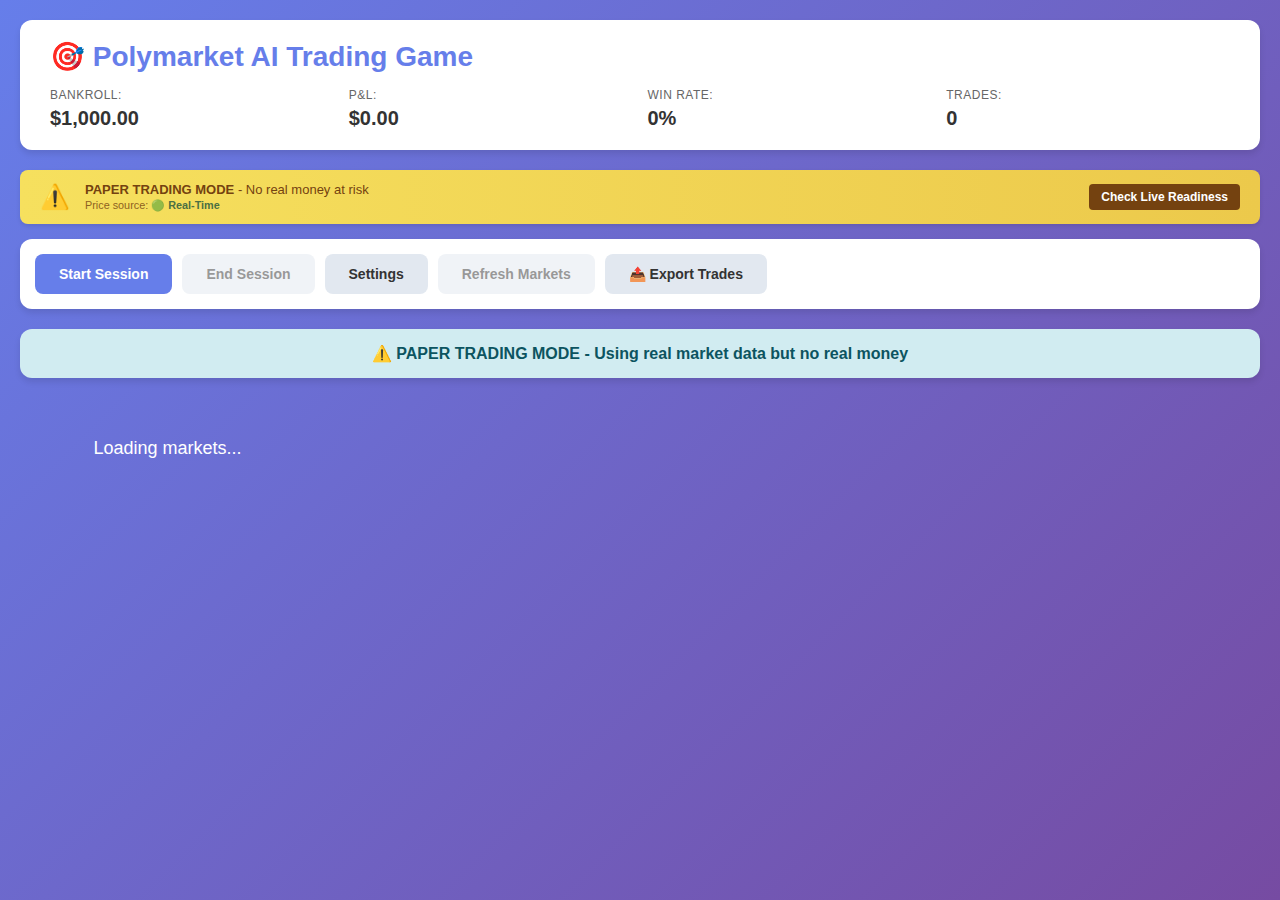
<file: index.html>
<!DOCTYPE html>
<html lang="en">
<head>
    <meta charset="UTF-8">
    <meta name="viewport" content="width=device-width, initial-scale=1.0">
    <title>Polymarket AI Trading Game</title>
    <link rel="stylesheet" href="styles.css">
</head>
<body>
    <div class="container">
        <!-- Header -->
        <header>
            <h1>🎯 Polymarket AI Trading Game</h1>
            <div class="header-stats">
                <div class="stat">
                    <span class="label">Bankroll:</span>
                    <span class="value" id="bankroll">$1,000.00</span>
                </div>
                <div class="stat">
                    <span class="label">P&L:</span>
                    <span class="value" id="total-pnl">$0.00</span>
                </div>
                <div class="stat">
                    <span class="label">Win Rate:</span>
                    <span class="value" id="win-rate">0%</span>
                </div>
                <div class="stat">
                    <span class="label">Trades:</span>
                    <span class="value" id="trade-count">0</span>
                </div>
            </div>
        </header>

        <!-- Settings Panel -->
        <div class="settings-panel" id="settings-panel">
            <h2>⚙️ Settings</h2>
            <div class="settings-group">
                <label for="groq-api-key">Groq API Key:</label>
                <input type="password" id="groq-api-key" placeholder="Enter your Groq API key">
                <button id="save-api-key">Save</button>
            </div>
            <div class="settings-group">
                <label for="ai-threshold">AI Win Threshold (%):</label>
                <input type="number" id="ai-threshold" value="75" min="51" max="99">
            </div>
            <div class="settings-group">
                <label for="timer-duration">Timer Duration (seconds):</label>
                <select id="timer-duration">
                    <option value="10">10s (High Volatility)</option>
                    <option value="15">15s (High Volatility)</option>
                    <option value="20" selected>20s (Standard)</option>
                    <option value="30">30s (Standard)</option>
                </select>
            </div>
            <div class="settings-group">
                <label for="realistic-mode">
                    <input type="checkbox" id="realistic-mode"> 
                    <strong>Realistic Mode</strong> - Include fees (2%), slippage & spread costs
                </label>
                <p class="settings-hint">Enable for accurate profit simulation. Disabled = "fun mode" with easier wins.</p>
            </div>
            <div class="settings-group">
                <label for="ai-bias">
                    <input type="checkbox" id="ai-bias" checked> 
                    <strong>AI Confidence Bias</strong> - High-confidence trades trend upward
                </label>
                <p class="settings-hint">Disable for random market simulation (harder).</p>
            </div>
            <button id="close-settings">Close Settings</button>
        </div>

        <!-- Risk Warning Banner -->
        <div class="risk-warning" id="risk-warning">
            <div class="risk-warning-content">
                <span class="warning-icon">⚠️</span>
                <div class="warning-text">
                    <strong>PAPER TRADING MODE</strong> - No real money at risk
                    <br>
                    <small id="price-source-indicator">Price source: <span id="price-source-label">Checking...</span></small>
                </div>
                <button id="check-live-readiness" class="btn-small">Check Live Readiness</button>
            </div>
        </div>

        <!-- Live Readiness Modal -->
        <div class="modal" id="readiness-modal">
            <div class="modal-content">
                <h2>📊 Live Trading Readiness Check</h2>
                <div id="readiness-results"></div>
                <button id="close-readiness-modal" class="btn-secondary">Close</button>
            </div>
        </div>

        <!-- Controls -->
        <div class="controls">
            <button id="start-session" class="btn-primary">Start Session</button>
            <button id="end-session" class="btn-secondary" disabled>End Session</button>
            <button id="show-settings" class="btn-secondary">Settings</button>
            <button id="refresh-markets" class="btn-secondary" disabled>Refresh Markets</button>
            <button id="export-trades" class="btn-secondary">📤 Export Trades</button>
        </div>

        <!-- Status Message -->
        <div class="status-message" id="status-message"></div>

        <!-- Market Grid -->
        <div class="market-grid" id="market-grid">
            <div class="loading">Loading markets...</div>
        </div>

        <!-- Active Trade Panel -->
        <div class="active-trade-panel" id="active-trade-panel">
            <div class="trade-header">
                <h3 id="trade-question">Market Question</h3>
                <button id="close-trade" class="close-btn">✕</button>
            </div>
            <div class="trade-info">
                <div class="info-row">
                    <span class="label">Entry Price:</span>
                    <span class="value" id="entry-price">$0.00</span>
                </div>
                <div class="info-row">
                    <span class="label">Current Price:</span>
                    <span class="value" id="current-price">$0.00</span>
                </div>
                <div class="info-row">
                    <span class="label">Position Size:</span>
                    <span class="value" id="position-size">0 shares</span>
                </div>
                <div class="info-row">
                    <span class="label">Momentum:</span>
                    <span class="value" id="momentum-indicator">⏸️ Neutral</span>
                </div>
            </div>
            <div class="pnl-display" id="pnl-display">$0.00</div>
            <div class="trade-targets" id="trade-targets">
                <span class="target-label">🎯 TP: <span id="take-profit-target">+$0</span></span>
                <span class="target-label">⛔ SL: <span id="stop-loss-target">-$0</span></span>
            </div>
            <div class="timer-display" id="timer-display">20s</div>
            <div class="trade-controls">
                <button id="start-trade" class="btn-start">Start Trade <span class="shortcut-hint">Enter</span></button>
                <button id="sell-now" class="btn-sell">Sell Now <span class="shortcut-hint">Space</span></button>
            </div>
        </div>

        <!-- Session Report -->
        <div class="session-report" id="session-report">
            <h2>📊 Session Report</h2>
            <div class="report-stats">
                <div class="report-stat">
                    <span class="label">Total P&L:</span>
                    <span class="value" id="report-pnl">$0.00</span>
                </div>
                <div class="report-stat">
                    <span class="label">Win Rate:</span>
                    <span class="value" id="report-win-rate">0%</span>
                </div>
                <div class="report-stat">
                    <span class="label">Total Trades:</span>
                    <span class="value" id="report-trades">0</span>
                </div>
                <div class="report-stat">
                    <span class="label">Best Trade:</span>
                    <span class="value" id="report-best">$0.00</span>
                </div>
                <div class="report-stat">
                    <span class="label">Worst Trade:</span>
                    <span class="value" id="report-worst">$0.00</span>
                </div>
            </div>
            <div class="trade-history">
                <h3>Trade History</h3>
                <div id="trade-history-list"></div>
            </div>
            <button id="new-session" class="btn-primary">Start New Session</button>
        </div>
    </div>

    <script src="config.js"></script>
    <script src="api.js"></script>
    <script src="save-logs.js"></script>
    <script src="game.js"></script>
</body>
</html>
</file>
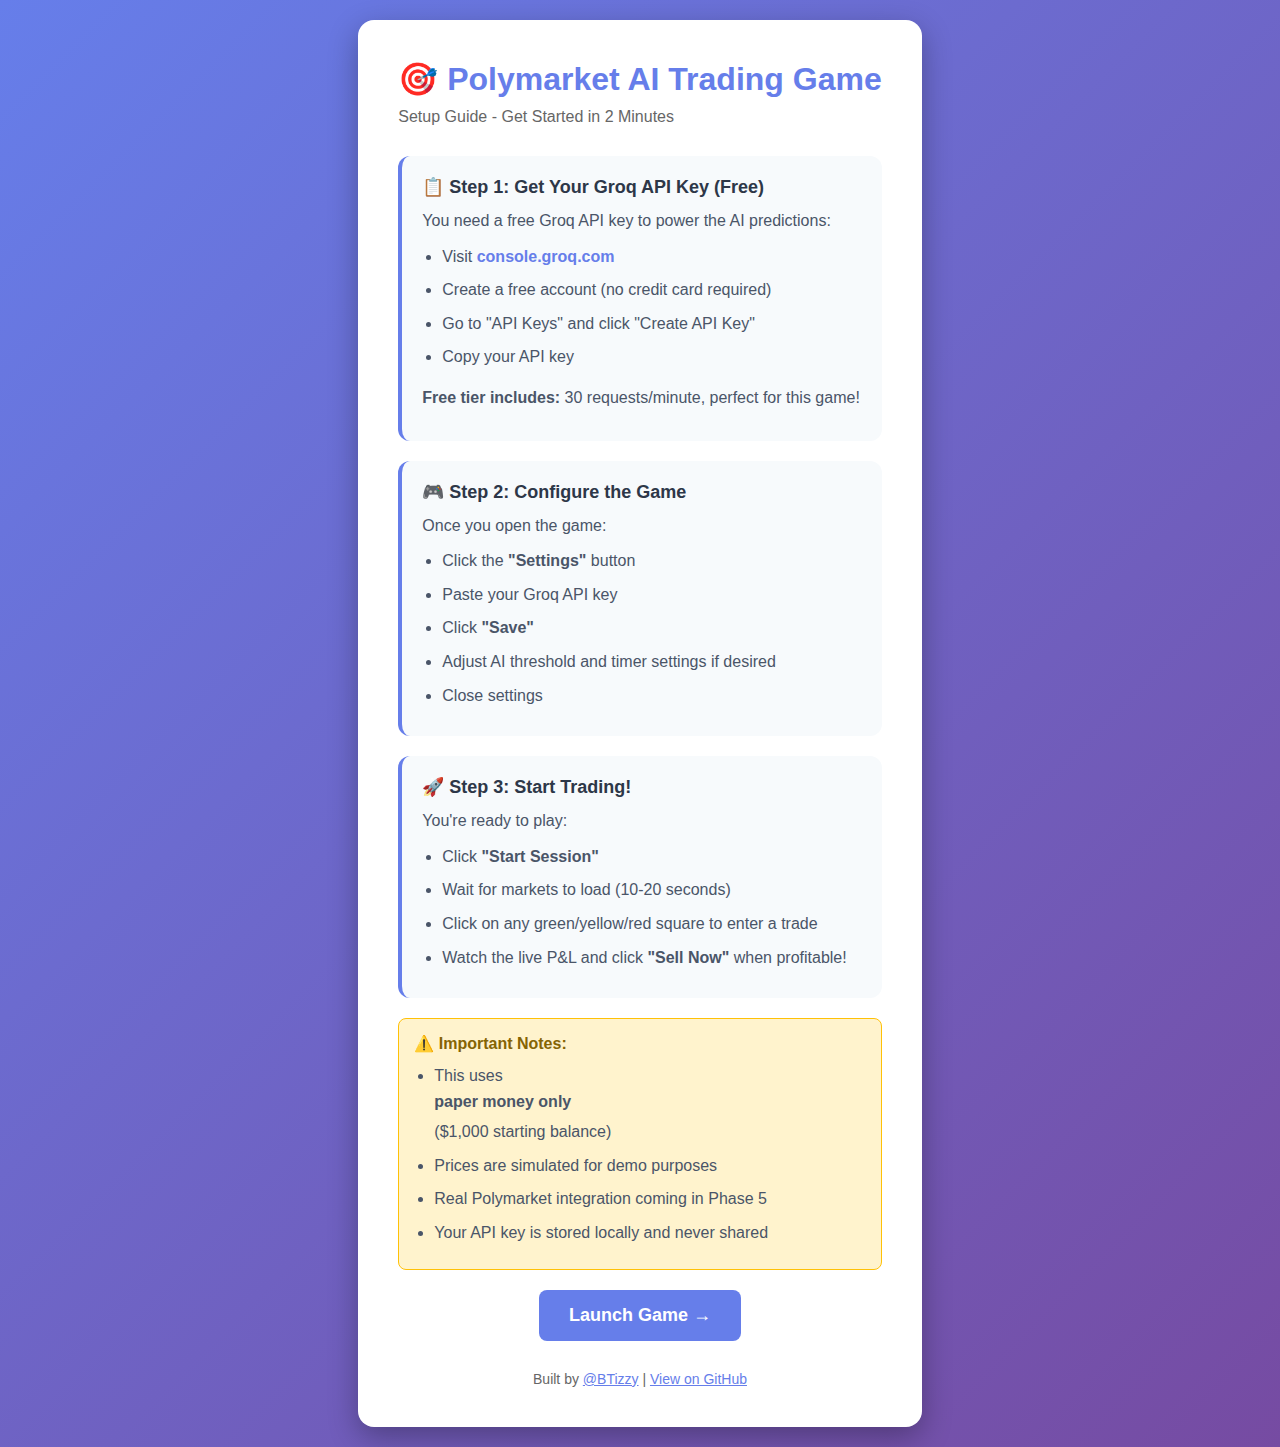
<file: setup.html>
<!DOCTYPE html>
<html lang="en">
<head>
    <meta charset="UTF-8">
    <meta name="viewport" content="width=device-width, initial-scale=1.0">
    <meta name="description" content="AI-powered Polymarket trading game with real-time price updates and paper trading">
    <title>Polymarket AI Trading Game - Get Started</title>
    <style>
        * {
            margin: 0;
            padding: 0;
            box-sizing: border-box;
        }

        body {
            font-family: -apple-system, BlinkMacSystemFont, 'Segoe UI', Roboto, sans-serif;
            background: linear-gradient(135deg, #667eea 0%, #764ba2 100%);
            min-height: 100vh;
            display: flex;
            align-items: center;
            justify-content: center;
            padding: 20px;
        }

        .setup-container {
            background: white;
            border-radius: 16px;
            padding: 40px;
            max-width: 600px;
            box-shadow: 0 10px 30px rgba(0, 0, 0, 0.3);
        }

        h1 {
            color: #667eea;
            margin-bottom: 10px;
            font-size: 32px;
        }

        .subtitle {
            color: #666;
            margin-bottom: 30px;
            font-size: 16px;
        }

        .step {
            background: #f7fafc;
            border-radius: 12px;
            padding: 20px;
            margin-bottom: 20px;
            border-left: 4px solid #667eea;
        }

        .step h3 {
            color: #2d3748;
            margin-bottom: 10px;
            font-size: 18px;
        }

        .step p {
            color: #4a5568;
            line-height: 1.6;
            margin-bottom: 10px;
        }

        .step code {
            background: #e2e8f0;
            padding: 2px 6px;
            border-radius: 4px;
            font-family: 'Courier New', monospace;
            font-size: 14px;
        }

        .step a {
            color: #667eea;
            text-decoration: none;
            font-weight: 600;
        }

        .step a:hover {
            text-decoration: underline;
        }

        .cta-button {
            display: inline-block;
            background: #667eea;
            color: white;
            padding: 15px 30px;
            border-radius: 8px;
            text-decoration: none;
            font-weight: 600;
            font-size: 18px;
            margin-top: 20px;
            transition: all 0.3s;
        }

        .cta-button:hover {
            background: #5568d3;
            transform: translateY(-2px);
            box-shadow: 0 4px 12px rgba(102, 126, 234, 0.4);
        }

        .note {
            background: #fff3cd;
            border: 1px solid #ffc107;
            border-radius: 8px;
            padding: 15px;
            margin-top: 20px;
            color: #856404;
        }

        .note strong {
            display: block;
            margin-bottom: 5px;
        }

        ul {
            margin-left: 20px;
            margin-top: 10px;
        }

        li {
            margin-bottom: 8px;
            color: #4a5568;
            line-height: 1.6;
        }
    </style>
</head>
<body>
    <div class="setup-container">
        <h1>🎯 Polymarket AI Trading Game</h1>
        <p class="subtitle">Setup Guide - Get Started in 2 Minutes</p>

        <div class="step">
            <h3>📋 Step 1: Get Your Groq API Key (Free)</h3>
            <p>You need a free Groq API key to power the AI predictions:</p>
            <ul>
                <li>Visit <a href="https://console.groq.com" target="_blank">console.groq.com</a></li>
                <li>Create a free account (no credit card required)</li>
                <li>Go to "API Keys" and click "Create API Key"</li>
                <li>Copy your API key</li>
            </ul>
            <p style="margin-top: 15px;"><strong>Free tier includes:</strong> 30 requests/minute, perfect for this game!</p>
        </div>

        <div class="step">
            <h3>🎮 Step 2: Configure the Game</h3>
            <p>Once you open the game:</p>
            <ul>
                <li>Click the <strong>"Settings"</strong> button</li>
                <li>Paste your Groq API key</li>
                <li>Click <strong>"Save"</strong></li>
                <li>Adjust AI threshold and timer settings if desired</li>
                <li>Close settings</li>
            </ul>
        </div>

        <div class="step">
            <h3>🚀 Step 3: Start Trading!</h3>
            <p>You're ready to play:</p>
            <ul>
                <li>Click <strong>"Start Session"</strong></li>
                <li>Wait for markets to load (10-20 seconds)</li>
                <li>Click on any green/yellow/red square to enter a trade</li>
                <li>Watch the live P&L and click <strong>"Sell Now"</strong> when profitable!</li>
            </ul>
        </div>

        <div class="note">
            <strong>⚠️ Important Notes:</strong>
            <ul>
                <li>This uses <strong>paper money only</strong> ($1,000 starting balance)</li>
                <li>Prices are simulated for demo purposes</li>
                <li>Real Polymarket integration coming in Phase 5</li>
                <li>Your API key is stored locally and never shared</li>
            </ul>
        </div>

        <div style="text-align: center;">
            <a href="index.html" class="cta-button">Launch Game →</a>
        </div>

        <div style="margin-top: 30px; text-align: center; color: #666; font-size: 14px;">
            <p>Built by <a href="https://github.com/BTizzy" style="color: #667eea;">@BTizzy</a> | 
            <a href="https://github.com/BTizzy/polymarket-ai-trader" style="color: #667eea;">View on GitHub</a></p>
        </div>
    </div>
</body>
</html>
</file>
<file: styles.css>
* {
    margin: 0;
    padding: 0;
    box-sizing: border-box;
}

body {
    font-family: -apple-system, BlinkMacSystemFont, 'Segoe UI', Roboto, Oxygen, Ubuntu, Cantarell, sans-serif;
    background: linear-gradient(135deg, #667eea 0%, #764ba2 100%);
    min-height: 100vh;
    padding: 20px;
    color: #333;
}

.container {
    max-width: 1400px;
    margin: 0 auto;
}

/* Header */
header {
    background: white;
    border-radius: 12px;
    padding: 20px 30px;
    margin-bottom: 20px;
    box-shadow: 0 4px 6px rgba(0, 0, 0, 0.1);
}

header h1 {
    font-size: 28px;
    margin-bottom: 15px;
    color: #667eea;
}

.header-stats {
    display: grid;
    grid-template-columns: repeat(auto-fit, minmax(150px, 1fr));
    gap: 15px;
}

.stat {
    display: flex;
    flex-direction: column;
    gap: 5px;
}

.stat .label {
    font-size: 12px;
    color: #666;
    text-transform: uppercase;
    letter-spacing: 0.5px;
}

.stat .value {
    font-size: 20px;
    font-weight: bold;
    color: #333;
}

/* Controls */
.controls {
    background: white;
    border-radius: 12px;
    padding: 15px;
    margin-bottom: 20px;
    display: flex;
    gap: 10px;
    flex-wrap: wrap;
    box-shadow: 0 4px 6px rgba(0, 0, 0, 0.1);
}

button {
    padding: 12px 24px;
    border: none;
    border-radius: 8px;
    font-size: 14px;
    font-weight: 600;
    cursor: pointer;
    transition: all 0.3s;
}

.btn-primary {
    background: #667eea;
    color: white;
}

.btn-primary:hover {
    background: #5568d3;
    transform: translateY(-2px);
    box-shadow: 0 4px 8px rgba(102, 126, 234, 0.4);
}

.btn-secondary {
    background: #e2e8f0;
    color: #333;
}

.btn-secondary:hover {
    background: #cbd5e0;
}

button:disabled {
    opacity: 0.5;
    cursor: not-allowed;
}

button:disabled:hover {
    transform: none;
    box-shadow: none;
}

/* Settings Panel */
.settings-panel {
    display: none;
    background: white;
    border-radius: 12px;
    padding: 25px;
    margin-bottom: 20px;
    box-shadow: 0 4px 6px rgba(0, 0, 0, 0.1);
}

.settings-panel.active {
    display: block;
}

.settings-panel h2 {
    margin-bottom: 20px;
    color: #667eea;
}

.settings-group {
    margin-bottom: 20px;
}

.settings-group label {
    display: block;
    margin-bottom: 8px;
    font-weight: 600;
    color: #555;
}

.settings-group input,
.settings-group select {
    width: 100%;
    padding: 10px;
    border: 2px solid #e2e8f0;
    border-radius: 6px;
    font-size: 14px;
}

.settings-group input:focus,
.settings-group select:focus {
    outline: none;
    border-color: #667eea;
}

.settings-group input[type="checkbox"] {
    width: auto;
    margin-right: 8px;
    transform: scale(1.2);
}

.settings-hint {
    font-size: 12px;
    color: #718096;
    margin-top: 4px;
    font-style: italic;
}

.settings-group button {
    margin-top: 10px;
}

/* Risk Warning Banner */
.risk-warning {
    background: linear-gradient(90deg, #f6e05e 0%, #ecc94b 100%);
    color: #744210;
    padding: 12px 20px;
    border-radius: 8px;
    margin-bottom: 15px;
    box-shadow: 0 2px 4px rgba(0, 0, 0, 0.1);
}

.risk-warning-content {
    display: flex;
    align-items: center;
    justify-content: space-between;
    gap: 15px;
}

.warning-icon {
    font-size: 24px;
}

.warning-text {
    flex: 1;
    font-size: 13px;
}

.warning-text small {
    opacity: 0.8;
}

#price-source-label {
    font-weight: 600;
}

#price-source-label.real {
    color: #22543d;
}

#price-source-label.simulated {
    color: #d69e2e;
}

#price-source-label.blocked {
    color: #c53030;
    font-weight: 700;
    animation: pulse 1s infinite;
}

@keyframes pulse {
    0%, 100% { opacity: 1; }
    50% { opacity: 0.5; }
}

.btn-small {
    padding: 6px 12px;
    font-size: 12px;
    background: #744210;
    color: white;
    border: none;
    border-radius: 4px;
    cursor: pointer;
}

.btn-small:hover {
    background: #5c3610;
}

/* Modal */
.modal {
    display: none;
    position: fixed;
    top: 0;
    left: 0;
    right: 0;
    bottom: 0;
    background: rgba(0, 0, 0, 0.5);
    z-index: 2000;
    align-items: center;
    justify-content: center;
}

.modal.active {
    display: flex;
}

.modal-content {
    background: white;
    padding: 30px;
    border-radius: 12px;
    max-width: 500px;
    width: 90%;
    max-height: 80vh;
    overflow-y: auto;
}

.modal-content h2 {
    margin-bottom: 20px;
    color: #667eea;
}

.readiness-check {
    display: flex;
    justify-content: space-between;
    padding: 10px 0;
    border-bottom: 1px solid #e2e8f0;
}

.readiness-check:last-child {
    border-bottom: none;
}

.readiness-check .check-name {
    font-weight: 500;
}

.readiness-check .check-status {
    font-weight: 600;
}

.readiness-check .check-status.passed {
    color: #48bb78;
}

.readiness-check .check-status.failed {
    color: #f56565;
}

.readiness-summary {
    margin-top: 20px;
    padding: 15px;
    border-radius: 8px;
    text-align: center;
    font-weight: 600;
}

.readiness-summary.ready {
    background: #c6f6d5;
    color: #22543d;
}

.readiness-summary.not-ready {
    background: #fed7d7;
    color: #742a2a;
}

/* Status Message */
.status-message {
    background: white;
    border-radius: 12px;
    padding: 15px;
    margin-bottom: 20px;
    text-align: center;
    font-weight: 600;
    display: none;
    box-shadow: 0 4px 6px rgba(0, 0, 0, 0.1);
}

.status-message.success {
    display: block;
    background: #d4edda;
    color: #155724;
}

.status-message.error {
    display: block;
    background: #f8d7da;
    color: #721c24;
}

.status-message.info {
    display: block;
    background: #d1ecf1;
    color: #0c5460;
}

/* Market Grid */
.market-grid {
    display: grid;
    grid-template-columns: repeat(auto-fill, minmax(280px, 1fr));
    gap: 20px;
    margin-bottom: 20px;
}

.market-card {
    background: white;
    border-radius: 12px;
    padding: 20px;
    cursor: pointer;
    transition: all 0.3s;
    box-shadow: 0 4px 6px rgba(0, 0, 0, 0.1);
    border: 4px solid;
    position: relative;
    min-height: 200px;
    display: flex;
    flex-direction: column;
    justify-content: space-between;
}

.market-card:hover {
    transform: translateY(-5px);
    box-shadow: 0 8px 12px rgba(0, 0, 0, 0.2);
}

.market-card.volatility-low {
    border-color: #48bb78;
    background: linear-gradient(135deg, #f0fff4 0%, #ffffff 100%);
}

.market-card.volatility-medium {
    border-color: #ecc94b;
    background: linear-gradient(135deg, #fffff0 0%, #ffffff 100%);
}

.market-card.volatility-high {
    border-color: #f56565;
    background: linear-gradient(135deg, #fff5f5 0%, #ffffff 100%);
}

.market-question {
    font-size: 15px;
    font-weight: 600;
    margin-bottom: 15px;
    color: #2d3748;
    line-height: 1.4;
}

.market-details {
    display: flex;
    flex-direction: column;
    gap: 8px;
}

.detail-row {
    display: flex;
    justify-content: space-between;
    font-size: 13px;
}

.detail-label {
    color: #718096;
}

.detail-value {
    font-weight: 600;
    color: #2d3748;
}

.volatility-badge {
    position: absolute;
    top: 10px;
    right: 10px;
    padding: 4px 10px;
    border-radius: 20px;
    font-size: 11px;
    font-weight: 700;
    text-transform: uppercase;
    letter-spacing: 0.5px;
}

.volatility-low .volatility-badge {
    background: #48bb78;
    color: white;
}

.volatility-medium .volatility-badge {
    background: #ecc94b;
    color: #744210;
}

.volatility-high .volatility-badge {
    background: #f56565;
    color: white;
}

.ai-confidence {
    margin-top: 10px;
    padding: 8px;
    background: rgba(102, 126, 234, 0.1);
    border-radius: 6px;
    text-align: center;
    font-size: 12px;
    font-weight: 600;
    color: #667eea;
}

.recommendation-reasons {
    margin-top: 8px;
    padding: 6px 8px;
    background: rgba(72, 187, 120, 0.1);
    border-radius: 6px;
    text-align: center;
    font-size: 11px;
    font-weight: 600;
    color: #38a169;
    border: 1px solid rgba(72, 187, 120, 0.2);
}

.loading {
    text-align: center;
    padding: 40px;
    color: white;
    font-size: 18px;
}

/* Active Trade Panel */
.active-trade-panel {
    display: none;
    position: fixed;
    top: 50%;
    left: 50%;
    transform: translate(-50%, -50%);
    background: white;
    border-radius: 16px;
    padding: 30px;
    box-shadow: 0 10px 30px rgba(0, 0, 0, 0.3);
    z-index: 1000;
    min-width: 400px;
    max-width: 500px;
}

.active-trade-panel.active {
    display: block;
}

.trade-header {
    display: flex;
    justify-content: space-between;
    align-items: start;
    margin-bottom: 20px;
}

.trade-header h3 {
    font-size: 18px;
    color: #2d3748;
    flex: 1;
    padding-right: 10px;
}

.close-btn {
    background: #e2e8f0;
    color: #2d3748;
    width: 30px;
    height: 30px;
    border-radius: 50%;
    display: flex;
    align-items: center;
    justify-content: center;
    font-size: 18px;
    padding: 0;
    cursor: pointer;
}

.close-btn:hover {
    background: #cbd5e0;
}

.trade-info {
    margin-bottom: 20px;
}

.info-row {
    display: flex;
    justify-content: space-between;
    padding: 10px 0;
    border-bottom: 1px solid #e2e8f0;
}

.info-row:last-child {
    border-bottom: none;
}

.pnl-display {
    font-size: 48px;
    font-weight: bold;
    text-align: center;
    margin: 20px 0;
    padding: 20px;
    border-radius: 12px;
    background: #f7fafc;
}

.pnl-display.positive {
    color: #48bb78;
    background: #f0fff4;
}

.pnl-display.negative {
    color: #f56565;
    background: #fff5f5;
}

/* Trade targets display */
.trade-targets {
    display: flex;
    justify-content: space-around;
    margin: 10px 0;
    padding: 10px;
    background: #f7fafc;
    border-radius: 8px;
    font-size: 14px;
}

.target-label {
    font-weight: 600;
}

#take-profit-target {
    color: #48bb78;
}

#stop-loss-target {
    color: #f56565;
}

/* Momentum indicator styles */
#momentum-indicator {
    font-weight: 600;
}

#momentum-indicator.bullish {
    color: #48bb78;
}

#momentum-indicator.bearish {
    color: #f56565;
}

#momentum-indicator.neutral {
    color: #718096;
}

.timer-display {
    font-size: 32px;
    font-weight: bold;
    text-align: center;
    margin: 20px 0;
    color: #667eea;
}

.timer-display.warning {
    color: #f56565;
    animation: pulse 1s infinite;
}

@keyframes pulse {
    0%, 100% { opacity: 1; }
    50% { opacity: 0.5; }
}

.btn-sell {
    width: 100%;
    background: #48bb78;
    color: white;
    font-size: 18px;
    padding: 16px;
    border: none;
    border-radius: 8px;
    cursor: pointer;
    transition: all 0.3s;
}

.btn-sell:hover {
    background: #38a169;
    transform: translateY(-2px);
    box-shadow: 0 4px 8px rgba(72, 187, 120, 0.4);
}

.trade-controls {
    display: flex;
    flex-direction: column;
    gap: 10px;
}

.btn-start {
    width: 100%;
    background: #667eea;
    color: white;
    font-size: 18px;
    padding: 16px;
    border: none;
    border-radius: 8px;
    cursor: pointer;
    transition: all 0.3s;
}

.btn-start:hover {
    background: #5568d3;
    transform: translateY(-2px);
    box-shadow: 0 4px 8px rgba(102, 126, 234, 0.4);
}

/* Session Report */
.session-report {
    display: none;
    background: white;
    border-radius: 12px;
    padding: 30px;
    margin-bottom: 20px;
    box-shadow: 0 4px 6px rgba(0, 0, 0, 0.1);
}

.session-report.active {
    display: block;
}

.session-report h2 {
    margin-bottom: 20px;
    color: #667eea;
}

.report-stats {
    display: grid;
    grid-template-columns: repeat(auto-fit, minmax(200px, 1fr));
    gap: 20px;
    margin-bottom: 30px;
}

.report-stat {
    background: #f7fafc;
    padding: 15px;
    border-radius: 8px;
    text-align: center;
}

.report-stat .label {
    display: block;
    font-size: 12px;
    color: #718096;
    margin-bottom: 8px;
    text-transform: uppercase;
    letter-spacing: 0.5px;
}

.report-stat .value {
    font-size: 24px;
    font-weight: bold;
    color: #2d3748;
}

.trade-history {
    margin-top: 30px;
}

.trade-history h3 {
    margin-bottom: 15px;
    color: #2d3748;
}

#trade-history-list {
    max-height: 300px;
    overflow-y: auto;
}

.trade-history-item {
    display: flex;
    justify-content: space-between;
    padding: 12px;
    background: #f7fafc;
    border-radius: 6px;
    margin-bottom: 8px;
}

.trade-history-item.win {
    border-left: 4px solid #48bb78;
}

.trade-history-item.loss {
    border-left: 4px solid #f56565;
}

.trade-history-question {
    flex: 1;
    font-size: 13px;
    color: #2d3748;
    margin-right: 10px;
}

.trade-history-pnl {
    font-weight: bold;
    font-size: 14px;
}

.trade-history-pnl.positive {
    color: #48bb78;
}

.trade-history-pnl.negative {
    color: #f56565;
}

/* Responsive */
@media (max-width: 768px) {
    .market-grid {
        grid-template-columns: 1fr;
    }
    
    .active-trade-panel {
        min-width: 90vw;
        padding: 20px;
    }
    
    .header-stats {
        grid-template-columns: repeat(2, 1fr);
    }
}

/* Overlay */
.overlay {
    display: none;
    position: fixed;
    top: 0;
    left: 0;
    right: 0;
    bottom: 0;
    background: rgba(0, 0, 0, 0.5);
    z-index: 999;
}

.overlay.active {
    display: block;
}

/* No Markets Message */
.no-markets-message {
    text-align: center;
    padding: 40px 20px;
    background: white;
    border-radius: 12px;
    box-shadow: 0 4px 6px rgba(0, 0, 0, 0.1);
    max-width: 600px;
    margin: 0 auto;
}

.no-markets-message h3 {
    color: #667eea;
    margin-bottom: 20px;
    font-size: 24px;
}

.no-markets-message p {
    margin-bottom: 15px;
    color: #666;
    line-height: 1.6;
}

.no-markets-message ul {
    text-align: left;
    margin: 20px auto;
    max-width: 400px;
    color: #666;
}

.no-markets-message li {
    margin-bottom: 8px;
}

.demo-button {
    background: linear-gradient(135deg, #667eea 0%, #764ba2 100%);
    color: white;
    border: none;
    padding: 12px 24px;
    border-radius: 8px;
    font-size: 16px;
    font-weight: 600;
    cursor: pointer;
    transition: transform 0.2s, box-shadow 0.2s;
    margin-top: 20px;
}

.demo-button:hover {
    transform: translateY(-2px);
    box-shadow: 0 4px 12px rgba(102, 126, 234, 0.4);
}

/* Win/Loss Feedback Animations */
@keyframes winPulse {
    0% { transform: translate(-50%, -50%) scale(1); }
    25% { transform: translate(-50%, -50%) scale(1.02); box-shadow: 0 15px 40px rgba(72, 187, 120, 0.5); }
    50% { transform: translate(-50%, -50%) scale(1); }
    75% { transform: translate(-50%, -50%) scale(1.02); box-shadow: 0 15px 40px rgba(72, 187, 120, 0.5); }
    100% { transform: translate(-50%, -50%) scale(1); }
}

@keyframes lossPulse {
    0% { transform: translate(-50%, -50%) scale(1); }
    10% { transform: translate(-50%, calc(-50% - 2px)); }
    20% { transform: translate(-50%, calc(-50% + 2px)); }
    30% { transform: translate(-50%, calc(-50% - 2px)); }
    40% { transform: translate(-50%, calc(-50% + 2px)); }
    50% { transform: translate(-50%, -50%) scale(1); }
    100% { transform: translate(-50%, -50%) scale(1); }
}

@keyframes confetti {
    0% { opacity: 1; transform: translateY(0) rotate(0deg); }
    100% { opacity: 0; transform: translateY(-100px) rotate(720deg); }
}

.active-trade-panel.win-animation {
    animation: winPulse 0.8s ease-out;
    border: 4px solid #48bb78;
}

.active-trade-panel.loss-animation {
    animation: lossPulse 0.5s ease-out;
    border: 4px solid #f56565;
}

/* Confetti container */
.confetti-container {
    position: fixed;
    top: 0;
    left: 0;
    width: 100%;
    height: 100%;
    pointer-events: none;
    z-index: 2000;
    overflow: hidden;
}

.confetti {
    position: absolute;
    width: 10px;
    height: 10px;
    animation: confetti-fall 3s ease-out forwards;
}

@keyframes confetti-fall {
    0% {
        opacity: 1;
        transform: translateY(-10px) rotate(0deg);
    }
    100% {
        opacity: 0;
        transform: translateY(100vh) rotate(720deg);
    }
}

/* Flash feedback for stats */
@keyframes flashGreen {
    0%, 100% { background-color: transparent; }
    50% { background-color: rgba(72, 187, 120, 0.3); }
}

@keyframes flashRed {
    0%, 100% { background-color: transparent; }
    50% { background-color: rgba(245, 101, 101, 0.3); }
}

.stat.flash-green {
    animation: flashGreen 0.5s ease-out;
    border-radius: 8px;
}

.stat.flash-red {
    animation: flashRed 0.5s ease-out;
    border-radius: 8px;
}

/* Keyboard shortcut hints */
.shortcut-hint {
    display: inline-block;
    font-size: 10px;
    padding: 2px 6px;
    background: rgba(0, 0, 0, 0.1);
    border-radius: 4px;
    margin-left: 8px;
    font-family: monospace;
    vertical-align: middle;
}

.btn-sell .shortcut-hint,
.btn-start .shortcut-hint {
    background: rgba(255, 255, 255, 0.2);
}

/* Loading spinner */
.spinner {
    display: inline-block;
    width: 20px;
    height: 20px;
    border: 3px solid rgba(102, 126, 234, 0.3);
    border-radius: 50%;
    border-top-color: #667eea;
    animation: spin 1s ease-in-out infinite;
}

@keyframes spin {
    to { transform: rotate(360deg); }
}

.loading-container {
    display: flex;
    flex-direction: column;
    align-items: center;
    gap: 15px;
    padding: 40px;
    color: white;
}

.loading-text {
    font-size: 16px;
    font-weight: 500;
}

/* Success checkmark animation */
@keyframes checkmark {
    0% { stroke-dashoffset: 50; }
    100% { stroke-dashoffset: 0; }
}

.success-checkmark {
    width: 60px;
    height: 60px;
    margin: 0 auto 20px;
}

.success-checkmark circle {
    fill: #48bb78;
}

.success-checkmark path {
    stroke: white;
    stroke-width: 3;
    stroke-linecap: round;
    stroke-linejoin: round;
    stroke-dasharray: 50;
    animation: checkmark 0.5s ease-out forwards;
}
</file>
